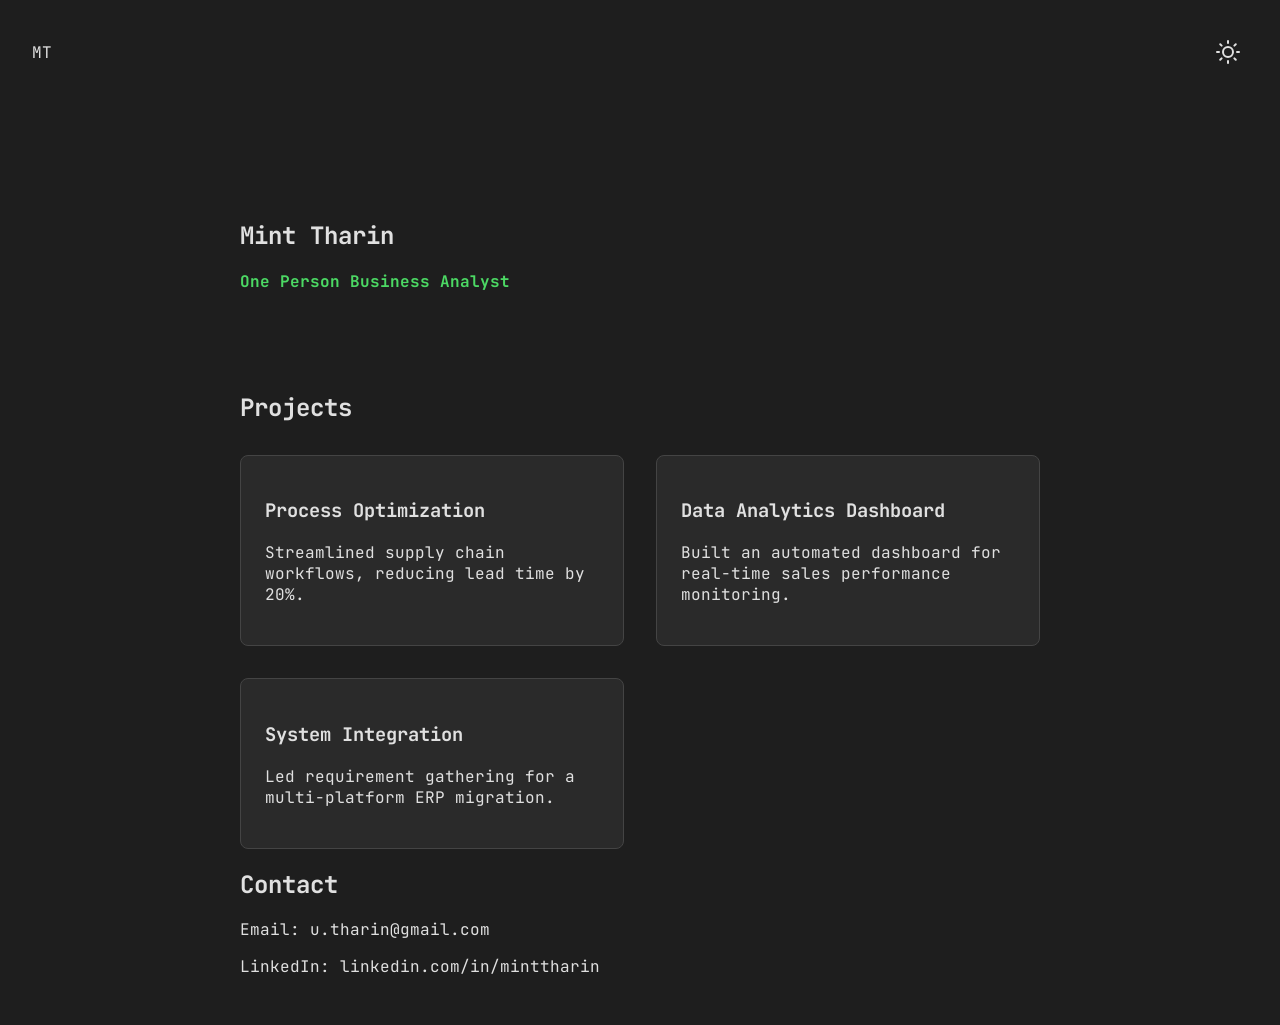
<file: index.html>
<!DOCTYPE html>
<html lang="en">
<head>
    <meta charset="UTF-8">
    <meta name="viewport" content="width=device-width, initial-scale=1.0">
    <title>Mint Tharin | Business Analyst</title>
    <link rel="preconnect" href="https://fonts.googleapis.com">
    <link rel="preconnect" href="https://fonts.gstatic.com" crossorigin>
    <link href="https://fonts.googleapis.com/css2?family=JetBrains+Mono:wght@300;400;700&display=swap" rel="stylesheet">
    <link rel="stylesheet" href="assets/css/style.css">
</head>
<body>
    <header>
        <nav style="display: flex; justify-content: space-between; align-items: center;">
            <div class="logo">MT</div>
            <button id="theme-toggle" aria-label="Toggle Theme">
                <svg id="theme-icon" width="24" height="24" viewBox="0 0 24 24" fill="none" stroke="currentColor" stroke-width="2" stroke-linecap="round" stroke-linejoin="round">
                    <circle cx="12" cy="12" r="5"></circle>
                    <line x1="12" y1="1" x2="12" y2="3"></line>
                    <line x1="12" y1="21" x2="12" y2="23"></line>
                    <line x1="4.22" y1="4.22" x2="5.64" y2="5.64"></line>
                    <line x1="18.36" y1="18.36" x2="19.78" y2="19.78"></line>
                    <line x1="1" y1="12" x2="3" y2="12"></line>
                    <line x1="21" y1="12" x2="23" y2="12"></line>
                    <line x1="4.22" y1="19.78" x2="5.64" y2="18.36"></line>
                    <line x1="18.36" y1="5.64" x2="19.78" y2="4.22"></line>
                </svg>
            </button>
        </nav>
    </header>

    <main>
        <section id="hero">
            <h1>Mint Tharin</h1>
            <p class="tagline">One Person Business Analyst</p>
        </section>

        <section id="projects">
            <h2>Projects</h2>
            <div class="project-grid">
                <div class="card">
                    <h3>Process Optimization</h3>
                    <p>Streamlined supply chain workflows, reducing lead time by 20%.</p>
                </div>
                <div class="card">
                    <h3>Data Analytics Dashboard</h3>
                    <p>Built an automated dashboard for real-time sales performance monitoring.</p>
                </div>
                <div class="card">
                    <h3>System Integration</h3>
                    <p>Led requirement gathering for a multi-platform ERP migration.</p>
                </div>
            </div>
        </section>

        <section id="contact">
            <h2>Contact</h2>
            <p>Email: u.tharin@gmail.com</p>
            <p>LinkedIn: linkedin.com/in/minttharin</p>
        </section>
    </main>

    <script src="assets/js/main.js"></script>
</body>
</html>
</file>
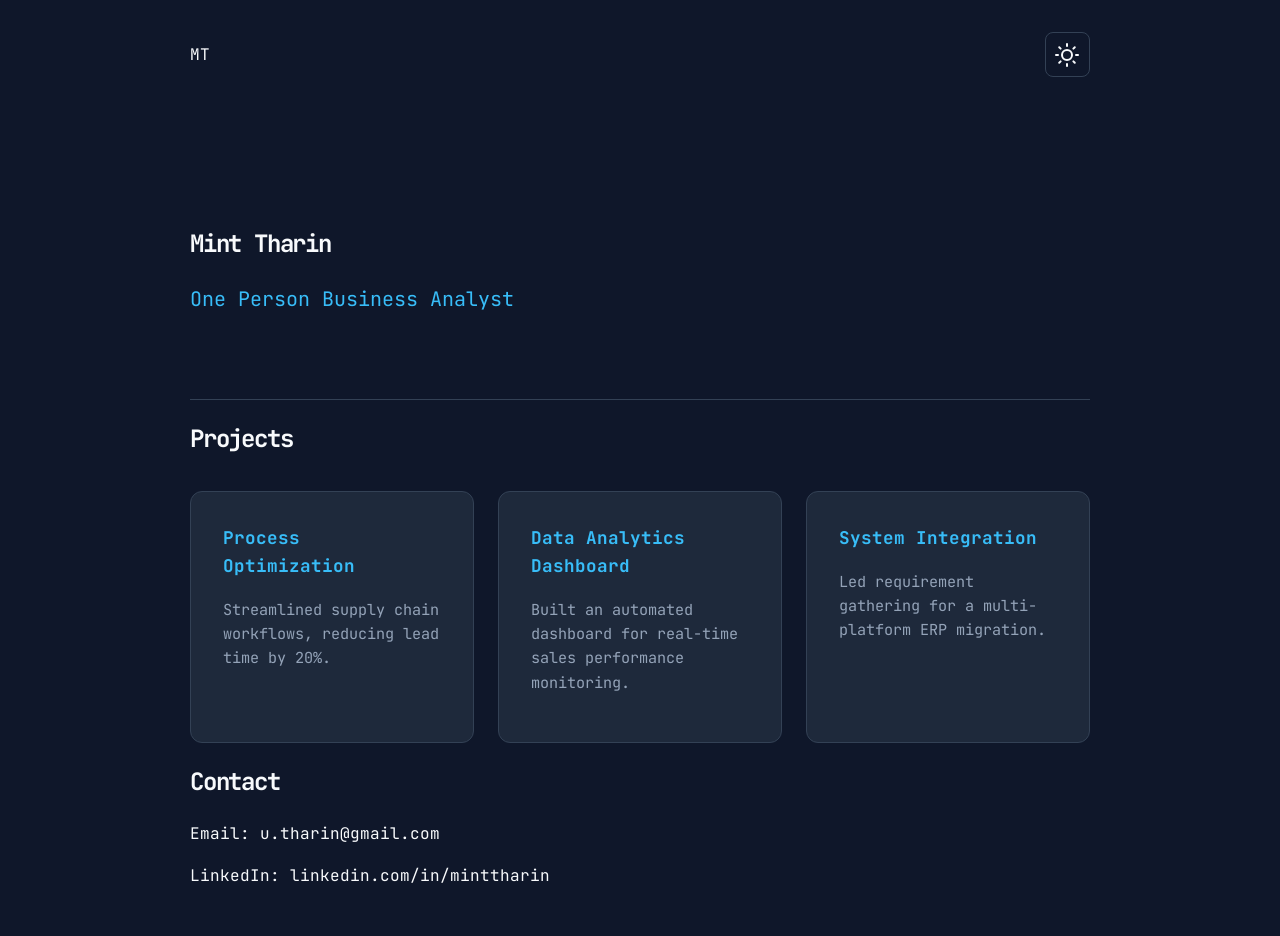
<file: docs/index.html>
<!DOCTYPE html>
<html lang="en">
<head>
    <meta charset="UTF-8">
    <meta name="viewport" content="width=device-width, initial-scale=1.0">
    <title>Mint Tharin | Business Analyst</title>
    <link rel="preconnect" href="https://fonts.googleapis.com">
    <link rel="preconnect" href="https://fonts.gstatic.com" crossorigin>
    <link href="https://fonts.googleapis.com/css2?family=JetBrains+Mono:wght@300;400;700&display=swap" rel="stylesheet">
    <link rel="stylesheet" href="style.css">
</head>
<body>
    <header>
        <nav style="display: flex; justify-content: space-between; align-items: center;">
            <div class="logo">MT</div>
            <button id="theme-toggle" aria-label="Toggle Theme">
                <svg id="theme-icon" width="24" height="24" viewBox="0 0 24 24" fill="none" stroke="currentColor" stroke-width="2" stroke-linecap="round" stroke-linejoin="round">
                    <circle cx="12" cy="12" r="5"></circle>
                    <line x1="12" y1="1" x2="12" y2="3"></line>
                    <line x1="12" y1="21" x2="12" y2="23"></line>
                    <line x1="4.22" y1="4.22" x2="5.64" y2="5.64"></line>
                    <line x1="18.36" y1="18.36" x2="19.78" y2="19.78"></line>
                    <line x1="1" y1="12" x2="3" y2="12"></line>
                    <line x1="21" y1="12" x2="23" y2="12"></line>
                    <line x1="4.22" y1="19.78" x2="5.64" y2="18.36"></line>
                    <line x1="18.36" y1="5.64" x2="19.78" y2="4.22"></line>
                </svg>
            </button>
        </nav>
    </header>

    <main>
        <section id="hero">
            <h1>Mint Tharin</h1>
            <p class="tagline">One Person Business Analyst</p>
        </section>

        <section id="projects">
            <h2>Projects</h2>
            <div class="project-grid">
                <div class="card">
                    <h3>Process Optimization</h3>
                    <p>Streamlined supply chain workflows, reducing lead time by 20%.</p>
                </div>
                <div class="card">
                    <h3>Data Analytics Dashboard</h3>
                    <p>Built an automated dashboard for real-time sales performance monitoring.</p>
                </div>
                <div class="card">
                    <h3>System Integration</h3>
                    <p>Led requirement gathering for a multi-platform ERP migration.</p>
                </div>
            </div>
        </section>

        <section id="contact">
            <h2>Contact</h2>
            <p>Email: u.tharin@gmail.com</p>
            <p>LinkedIn: linkedin.com/in/minttharin</p>
        </section>
    </main>

    <script src="main.js"></script>
</body>
</html>
</file>
<file: assets/css/style.css>
:root {
    --bg-color: #1e1e1e;
    --text-color: #e0e0e0;
    --card-bg: #2a2a2a;
    --border-color: #444;
    --accent-color: #4cd964;
    --font-family: 'JetBrains Mono', monospace;
}

body.light-mode {
    --bg-color: #f4f4f4;
    --text-color: #333;
    --card-bg: #ffffff;
    --border-color: #ccc;
    --accent-color: #2a8f3b;
}

body {
    background-color: var(--bg-color);
    color: var(--text-color);
    font-family: var(--font-family);
    margin: 0;
    padding: 0;
    transition: background-color 0.3s, color 0.3s;
}

header {
    padding: 2rem;
}

main {
    padding: 2rem;
    max-width: 800px;
    margin: 0 auto;
}

#hero {
    padding: 4rem 0;
}

.tagline {
    color: var(--accent-color);
    font-weight: 700;
}

.project-grid {
    display: grid;
    grid-template-columns: repeat(auto-fit, minmax(250px, 1fr));
    gap: 2rem;
    margin-top: 2rem;
}

.card {
    background-color: var(--card-bg);
    padding: 1.5rem;
    border-radius: 8px;
    border: 1px solid var(--border-color);
}

#theme-toggle {
    background: none;
    border: none;
    cursor: pointer;
    color: var(--text-color);
    padding: 0.5rem;
    border-radius: 50%;
    display: flex;
    align-items: center;
    justify-content: center;
    transition: background-color 0.3s;
}

#theme-toggle:hover {
    background-color: var(--border-color);
}
</file>
<file: docs/style.css>
:root {
    --bg-color: #0f172a;
    --card-bg: #1e293b;
    --text-color: #f8fafc;
    --text-muted: #94a3b8;
    --accent-color: #38bdf8;
    --border-color: #334155;
    --font-family: 'JetBrains Mono', monospace;
}

body.light-mode {
    --bg-color: #ffffff;
    --card-bg: #f1f5f9;
    --text-color: #1e293b;
    --text-muted: #64748b;
    --accent-color: #0284c7;
    --border-color: #e2e8f0;
}

body {
    background-color: var(--bg-color);
    color: var(--text-color);
    font-family: var(--font-family);
    margin: 0;
    padding: 0;
    line-height: 1.6;
    transition: background-color 0.3s ease, color 0.3s ease;
}

header {
    padding: 2rem;
    max-width: 900px;
    margin: 0 auto;
}

main {
    padding: 2rem;
    max-width: 900px;
    margin: 0 auto;
}

h1, h2 {
    letter-spacing: -0.05em;
}

#hero {
    padding: 4rem 0;
    border-bottom: 1px solid var(--border-color);
}

.tagline {
    color: var(--accent-color);
    font-size: 1.25rem;
    font-weight: 400;
}

.project-grid {
    display: grid;
    grid-template-columns: repeat(auto-fit, minmax(280px, 1fr));
    gap: 1.5rem;
    margin-top: 2rem;
}

.card {
    background-color: var(--card-bg);
    padding: 2rem;
    border-radius: 12px;
    border: 1px solid var(--border-color);
    transition: transform 0.2s ease, border-color 0.2s ease;
}

.card:hover {
    transform: translateY(-5px);
    border-color: var(--accent-color);
}

.card h3 {
    margin-top: 0;
    color: var(--accent-color);
    font-size: 1.1rem;
}

.card p {
    color: var(--text-muted);
    font-size: 0.95rem;
}

#theme-toggle {
    background: none;
    border: 1px solid var(--border-color);
    cursor: pointer;
    color: var(--text-color);
    padding: 0.6rem;
    border-radius: 8px;
    display: flex;
    align-items: center;
    justify-content: center;
    transition: all 0.2s ease;
}

#theme-toggle:hover {
    background-color: var(--border-color);
    border-color: var(--accent-color);
}
</file>
